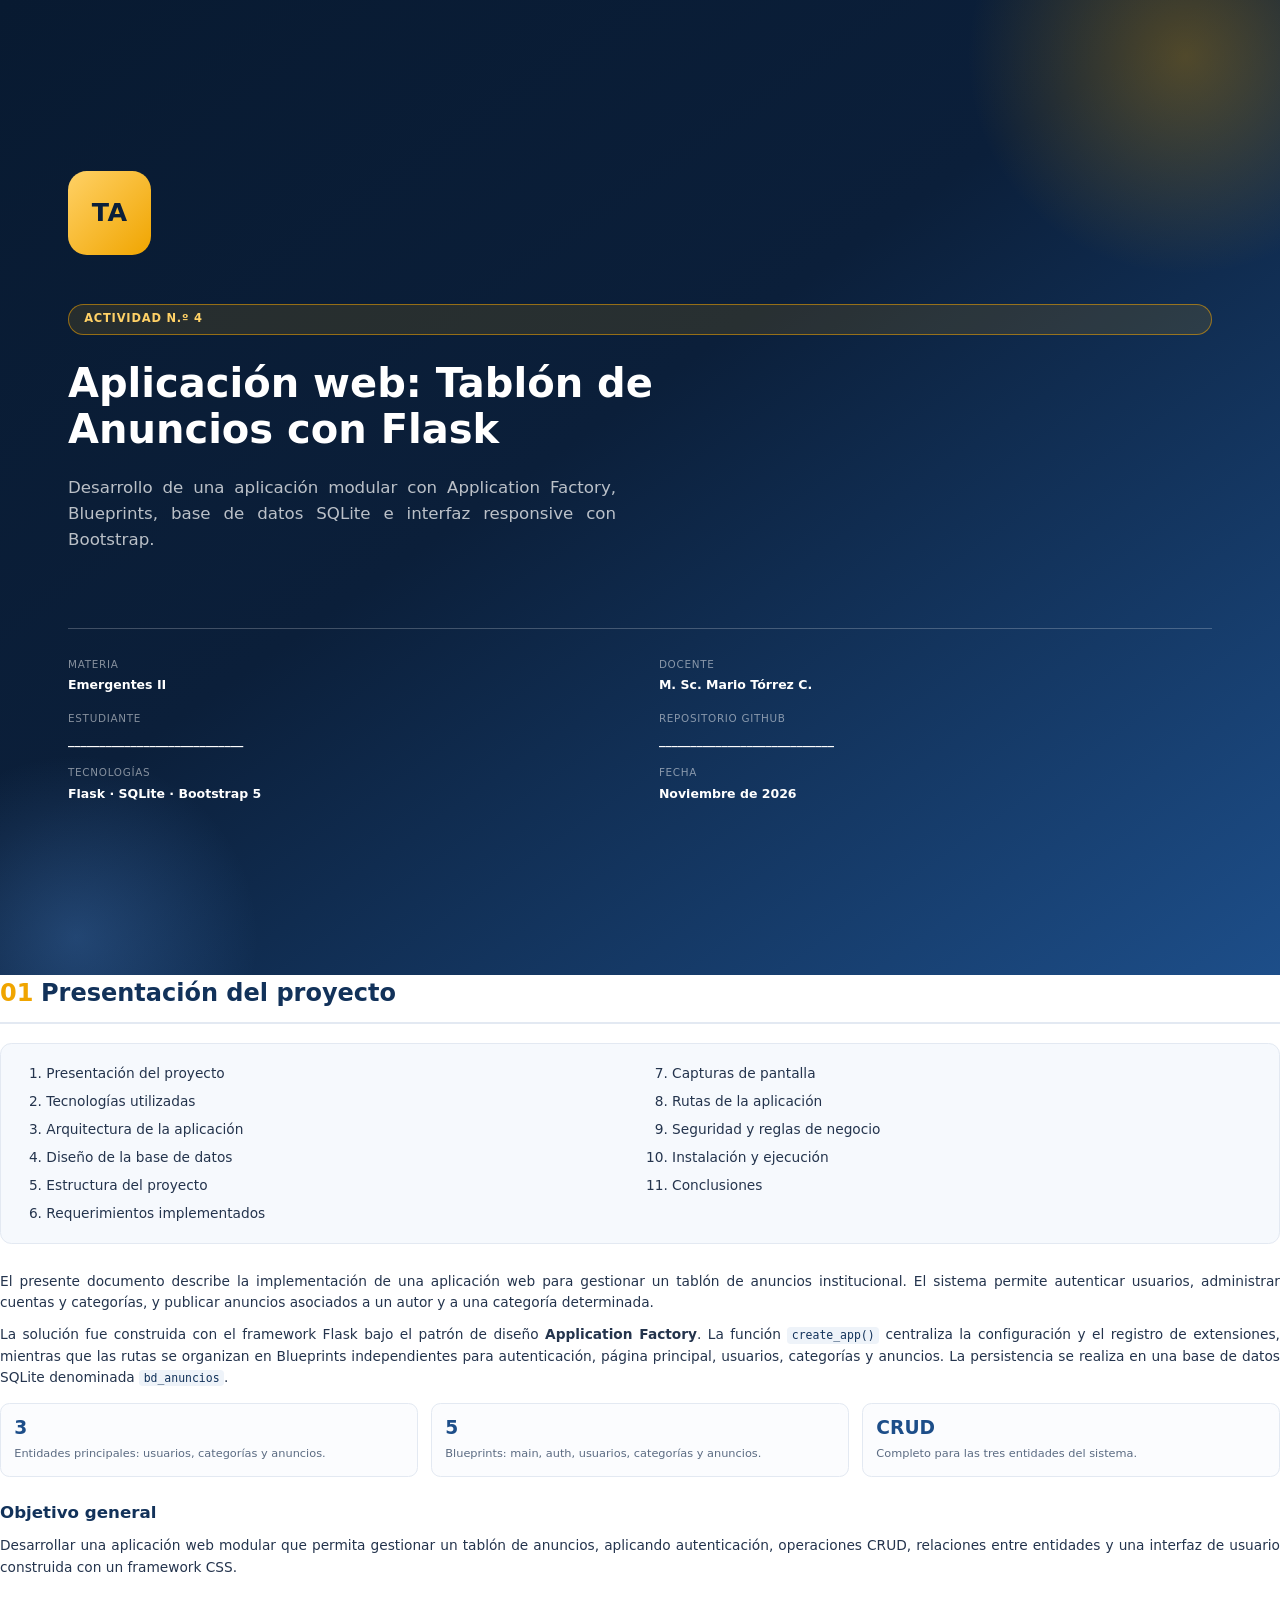
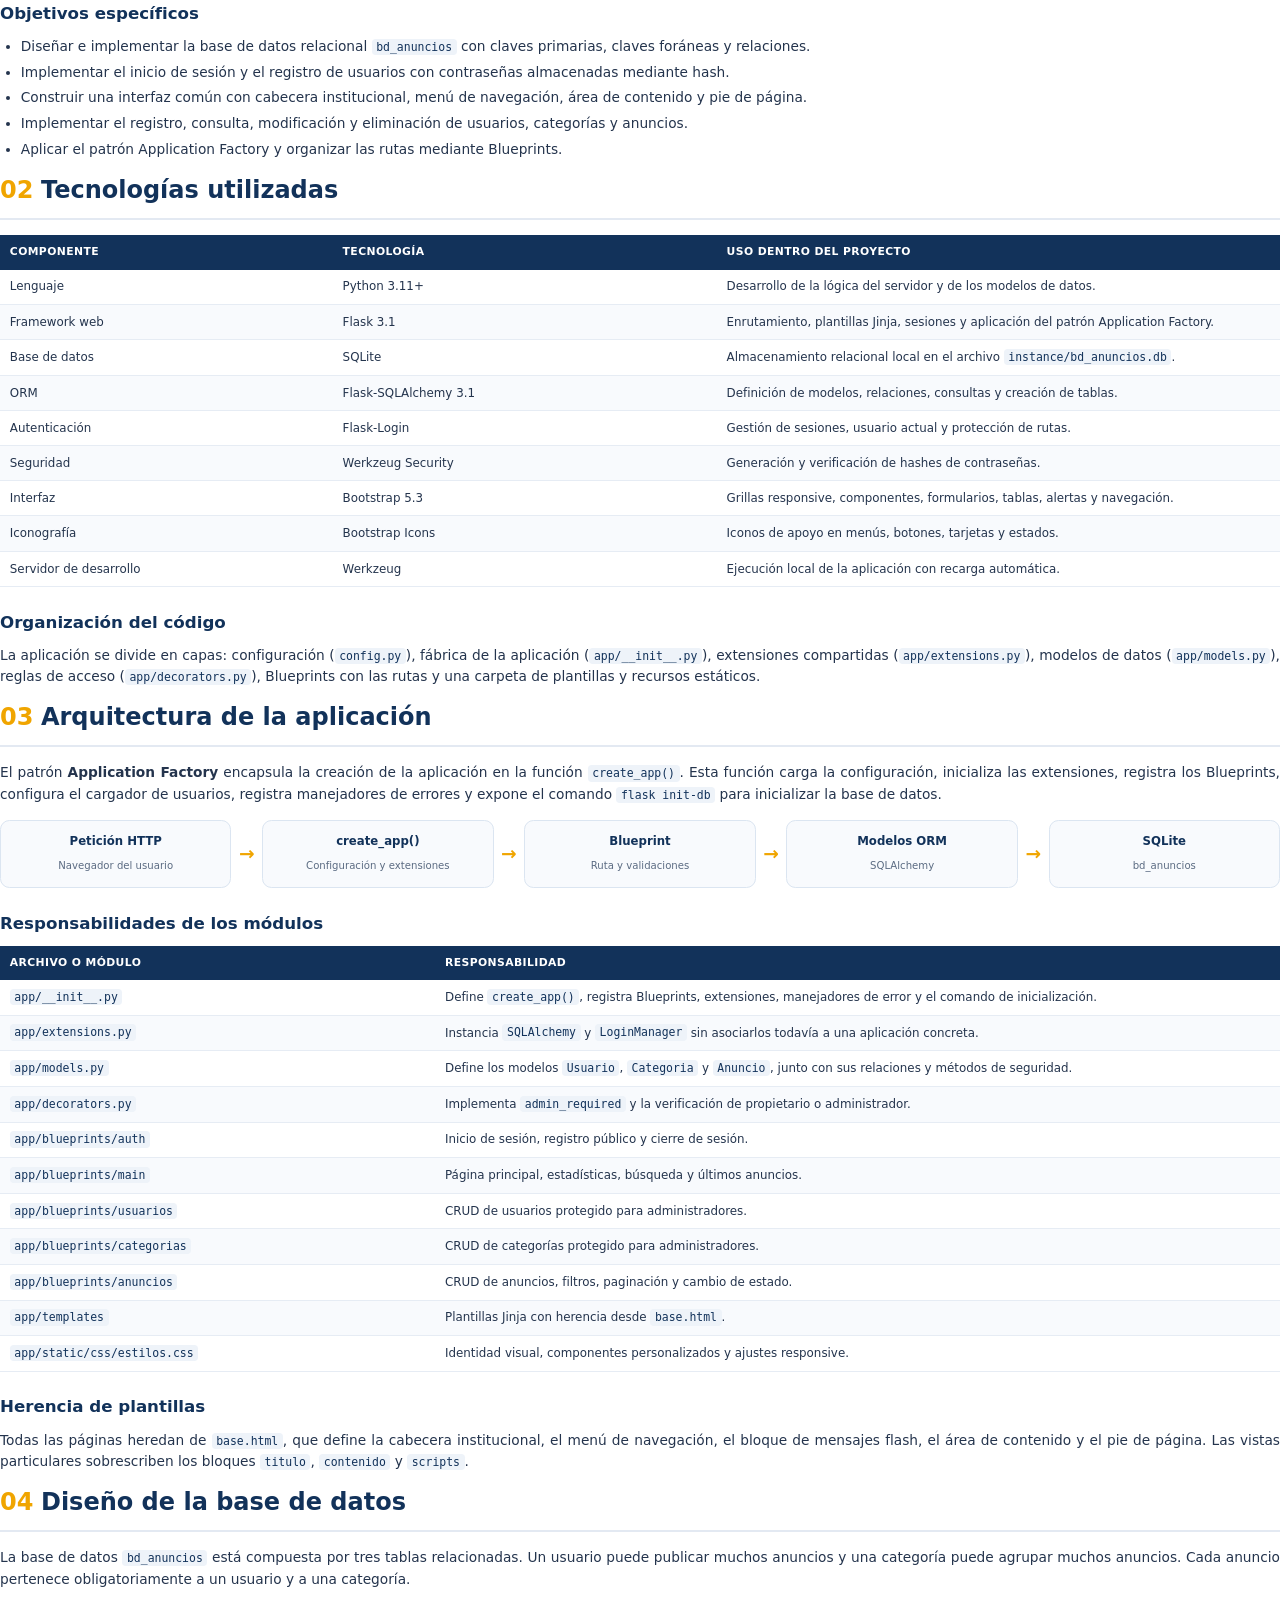
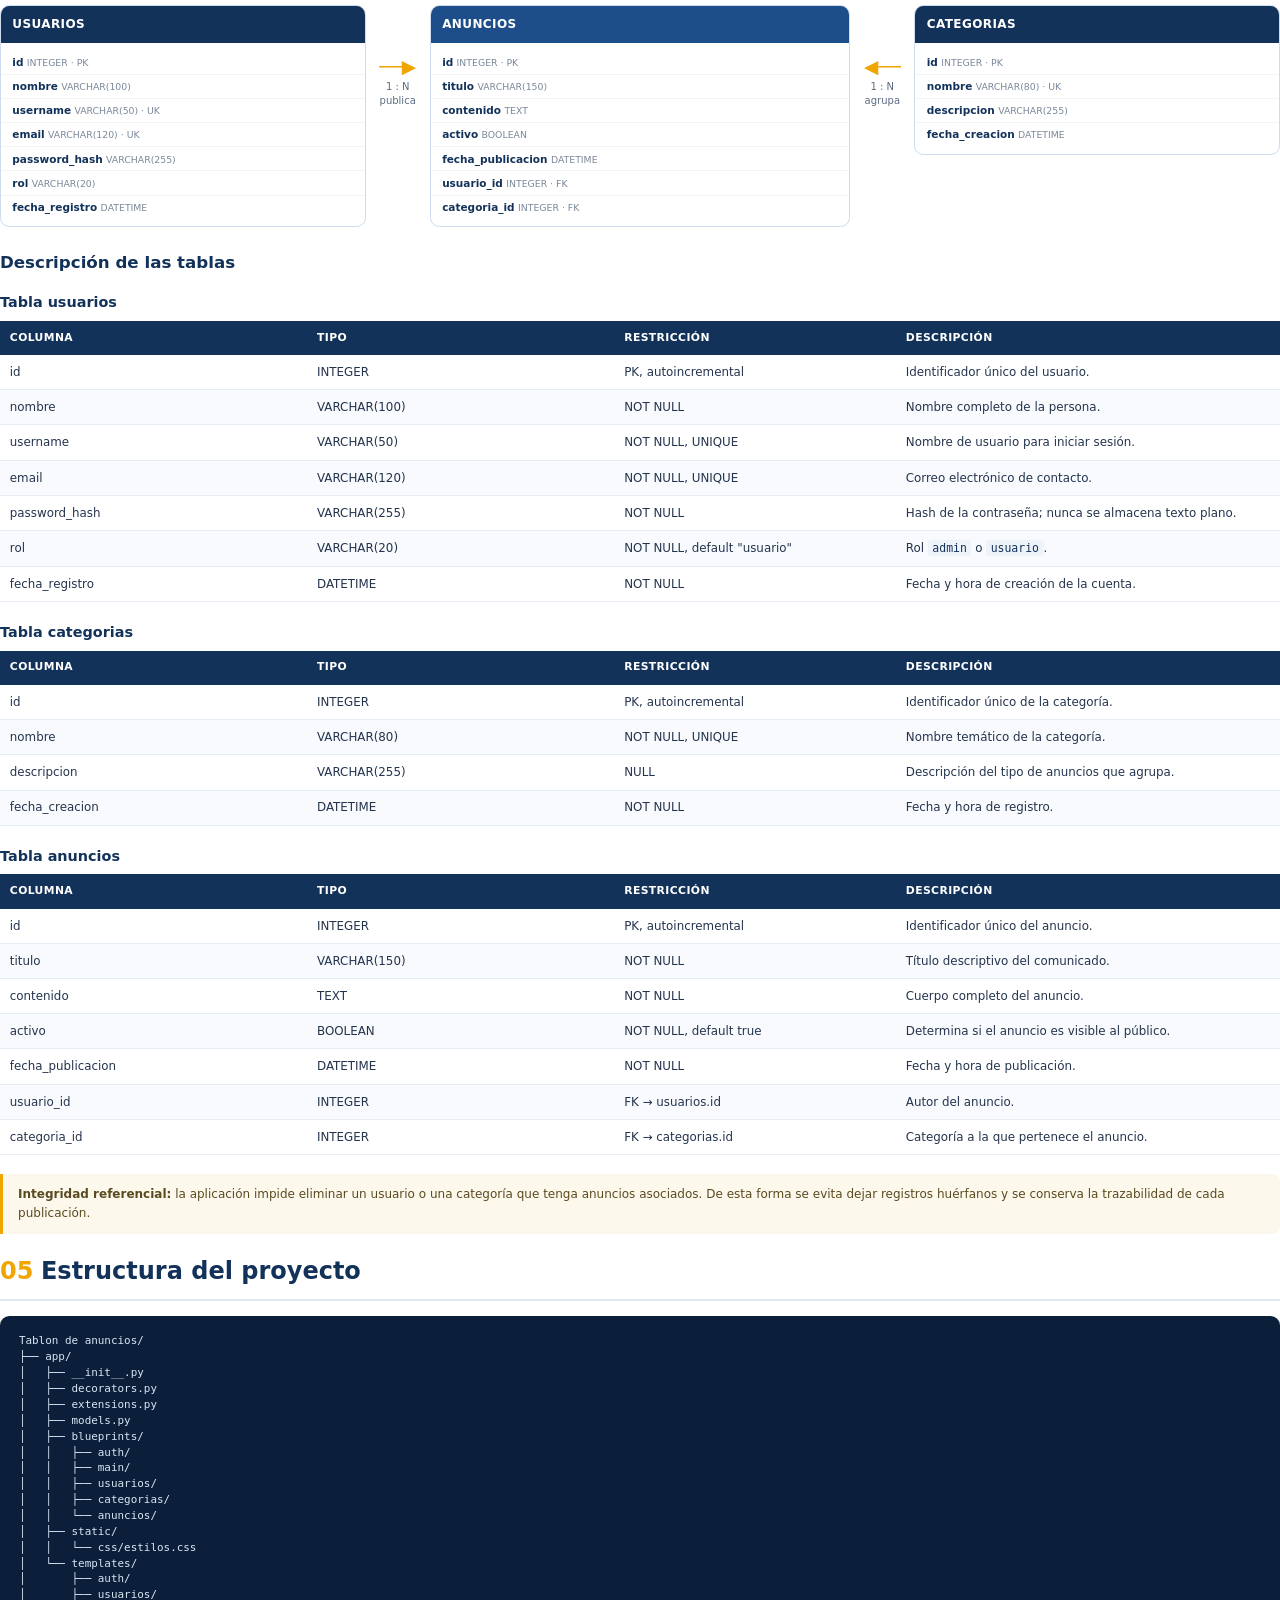
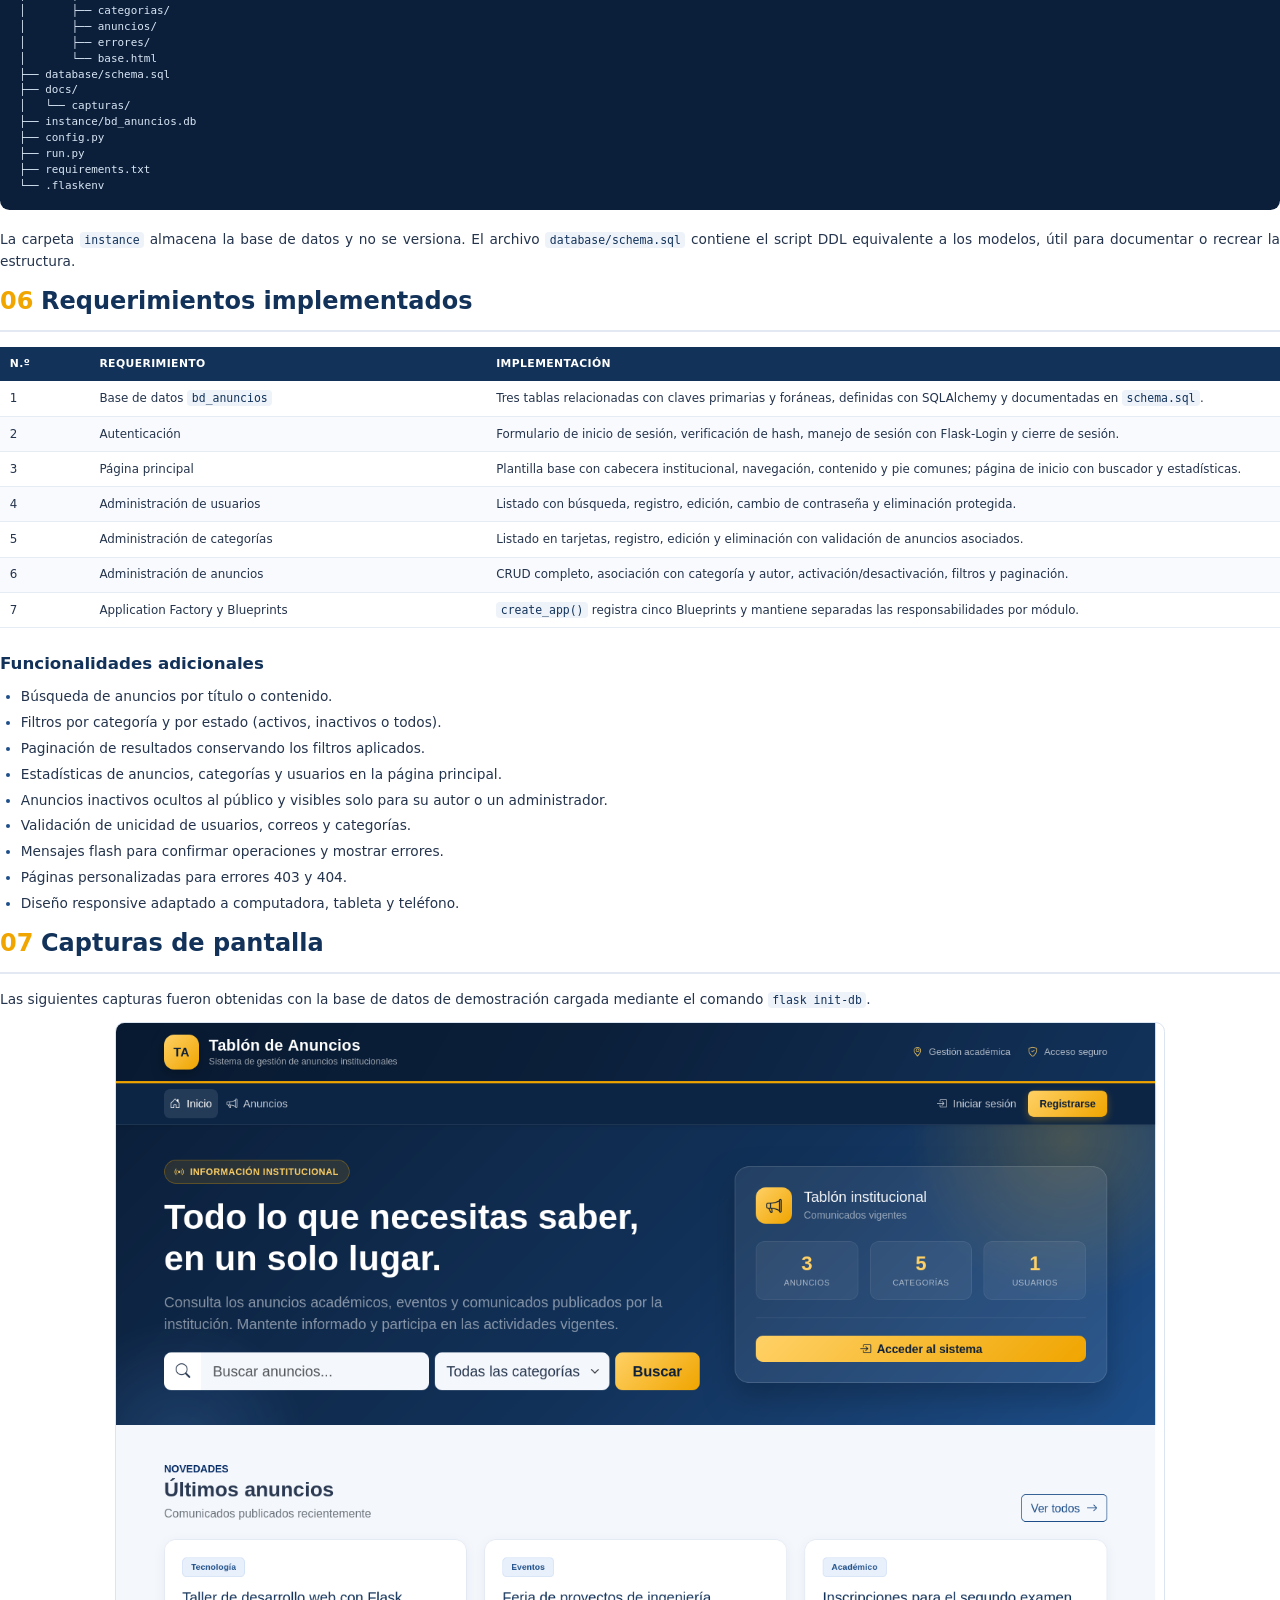
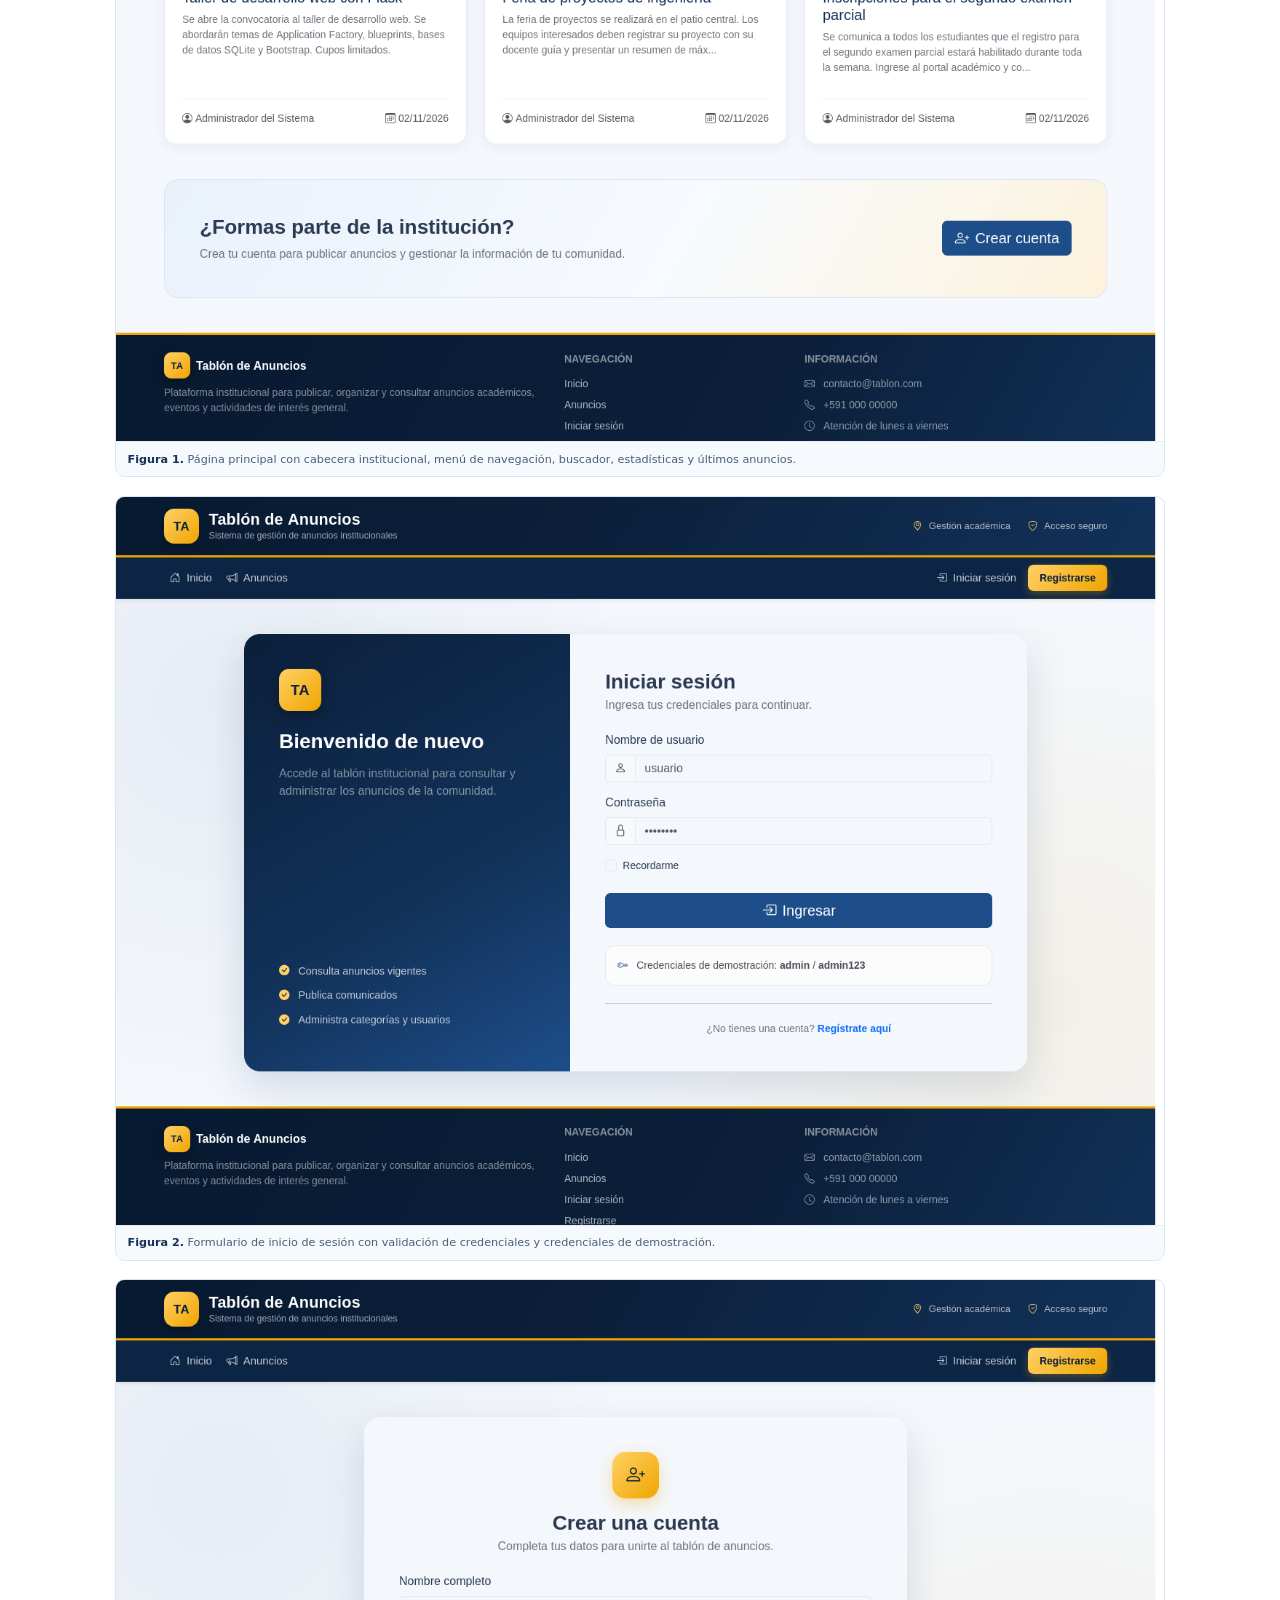
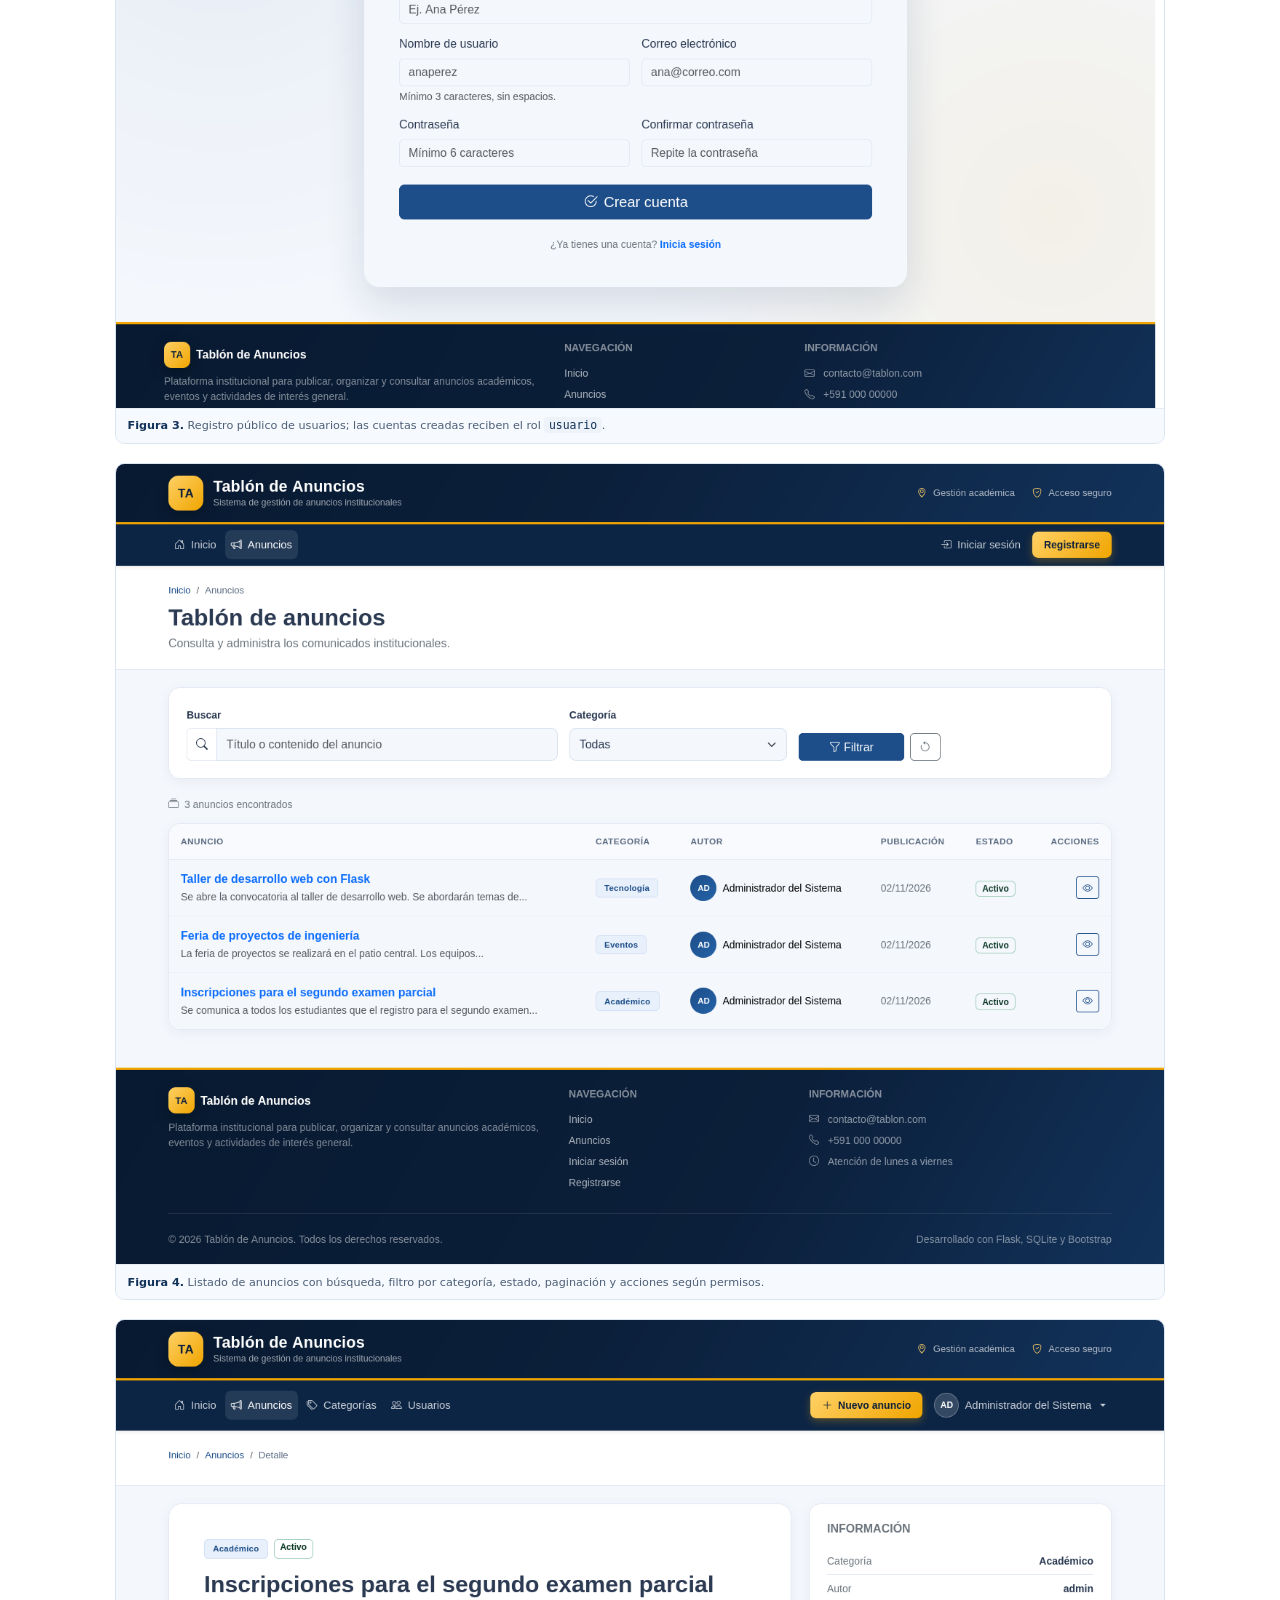
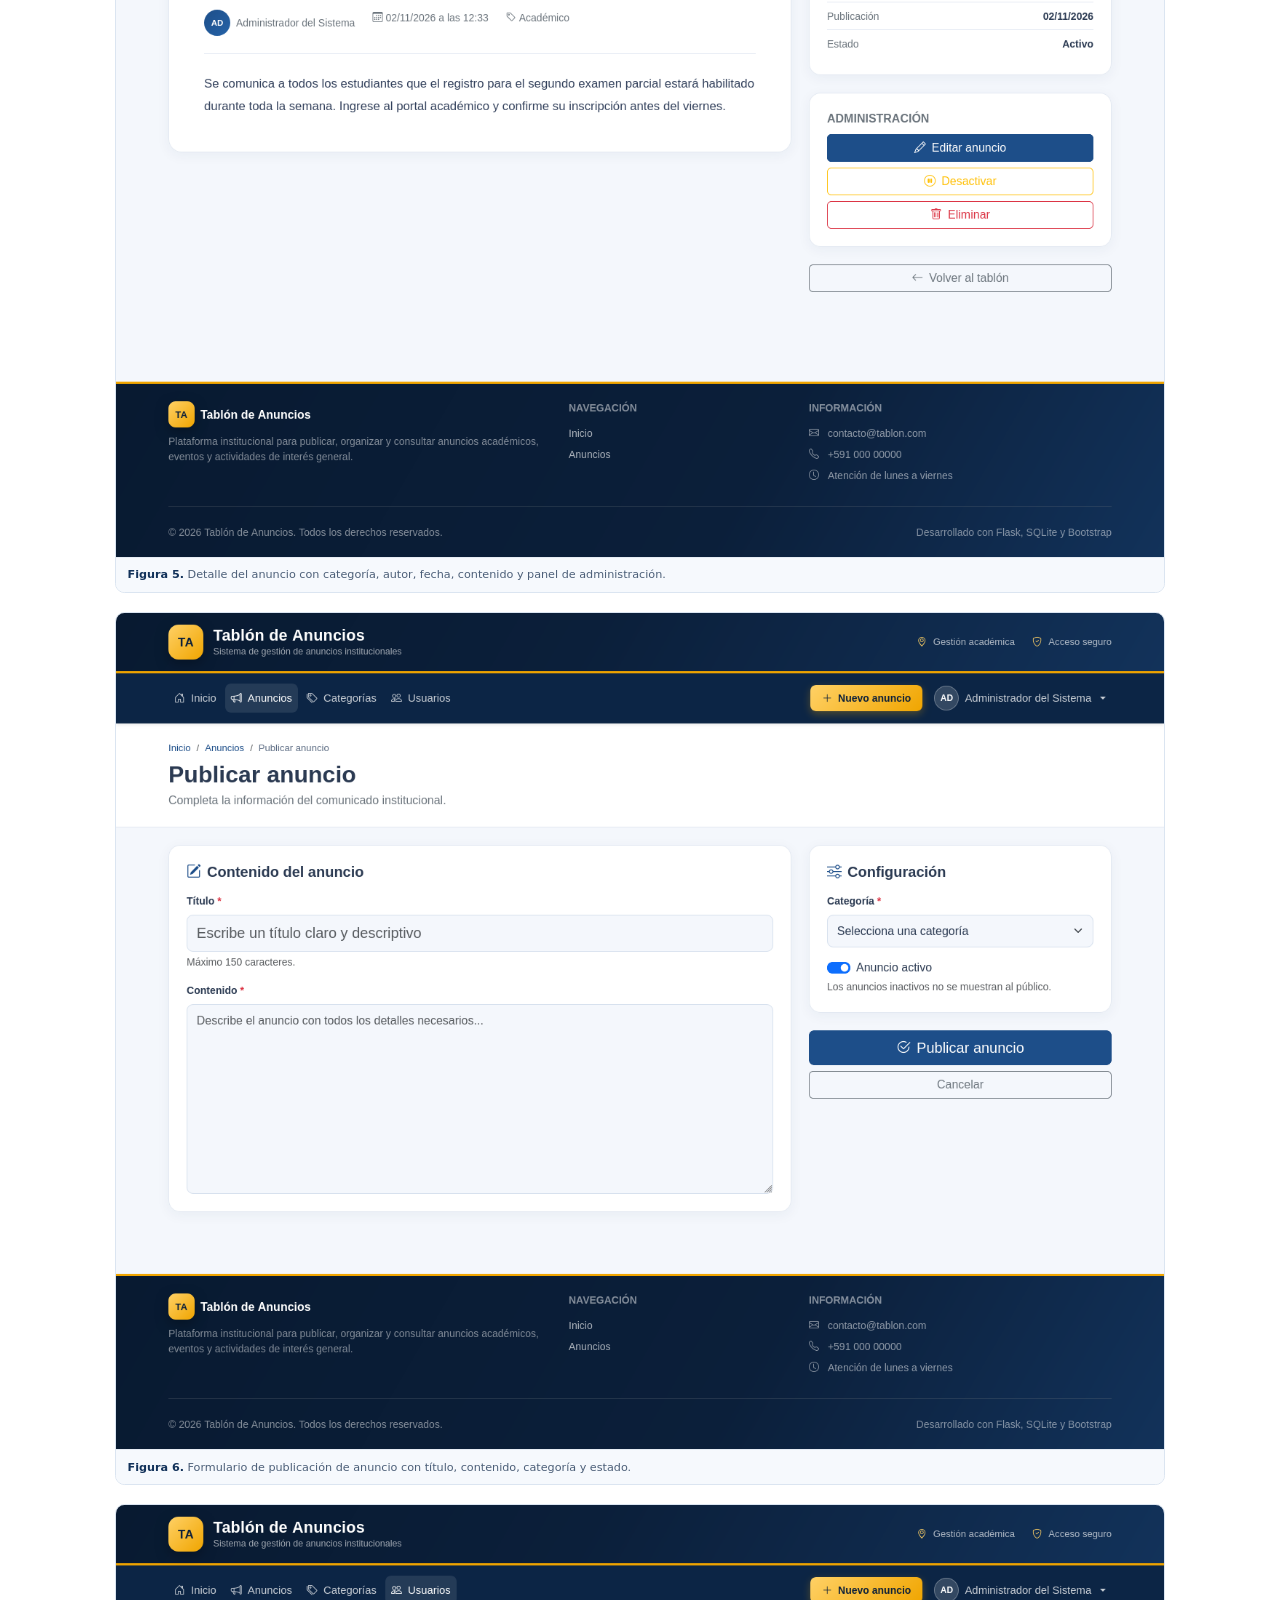
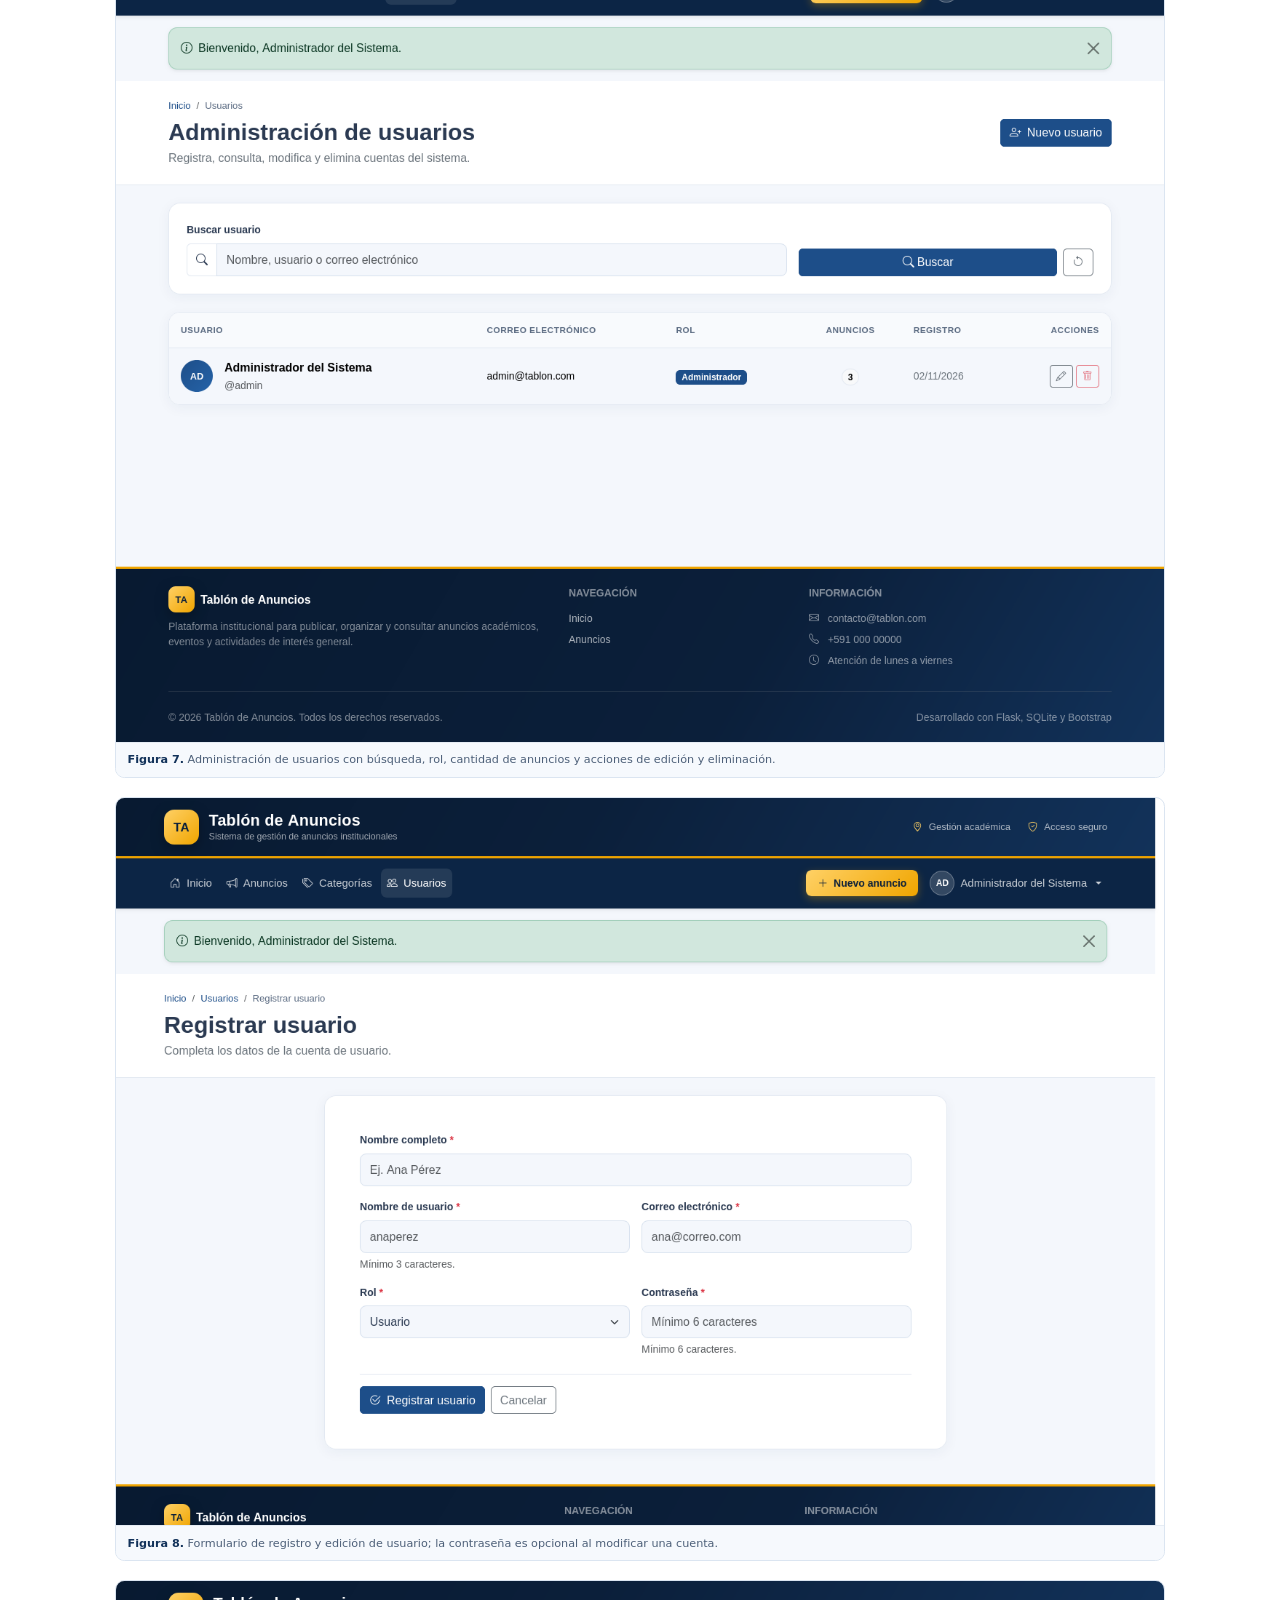
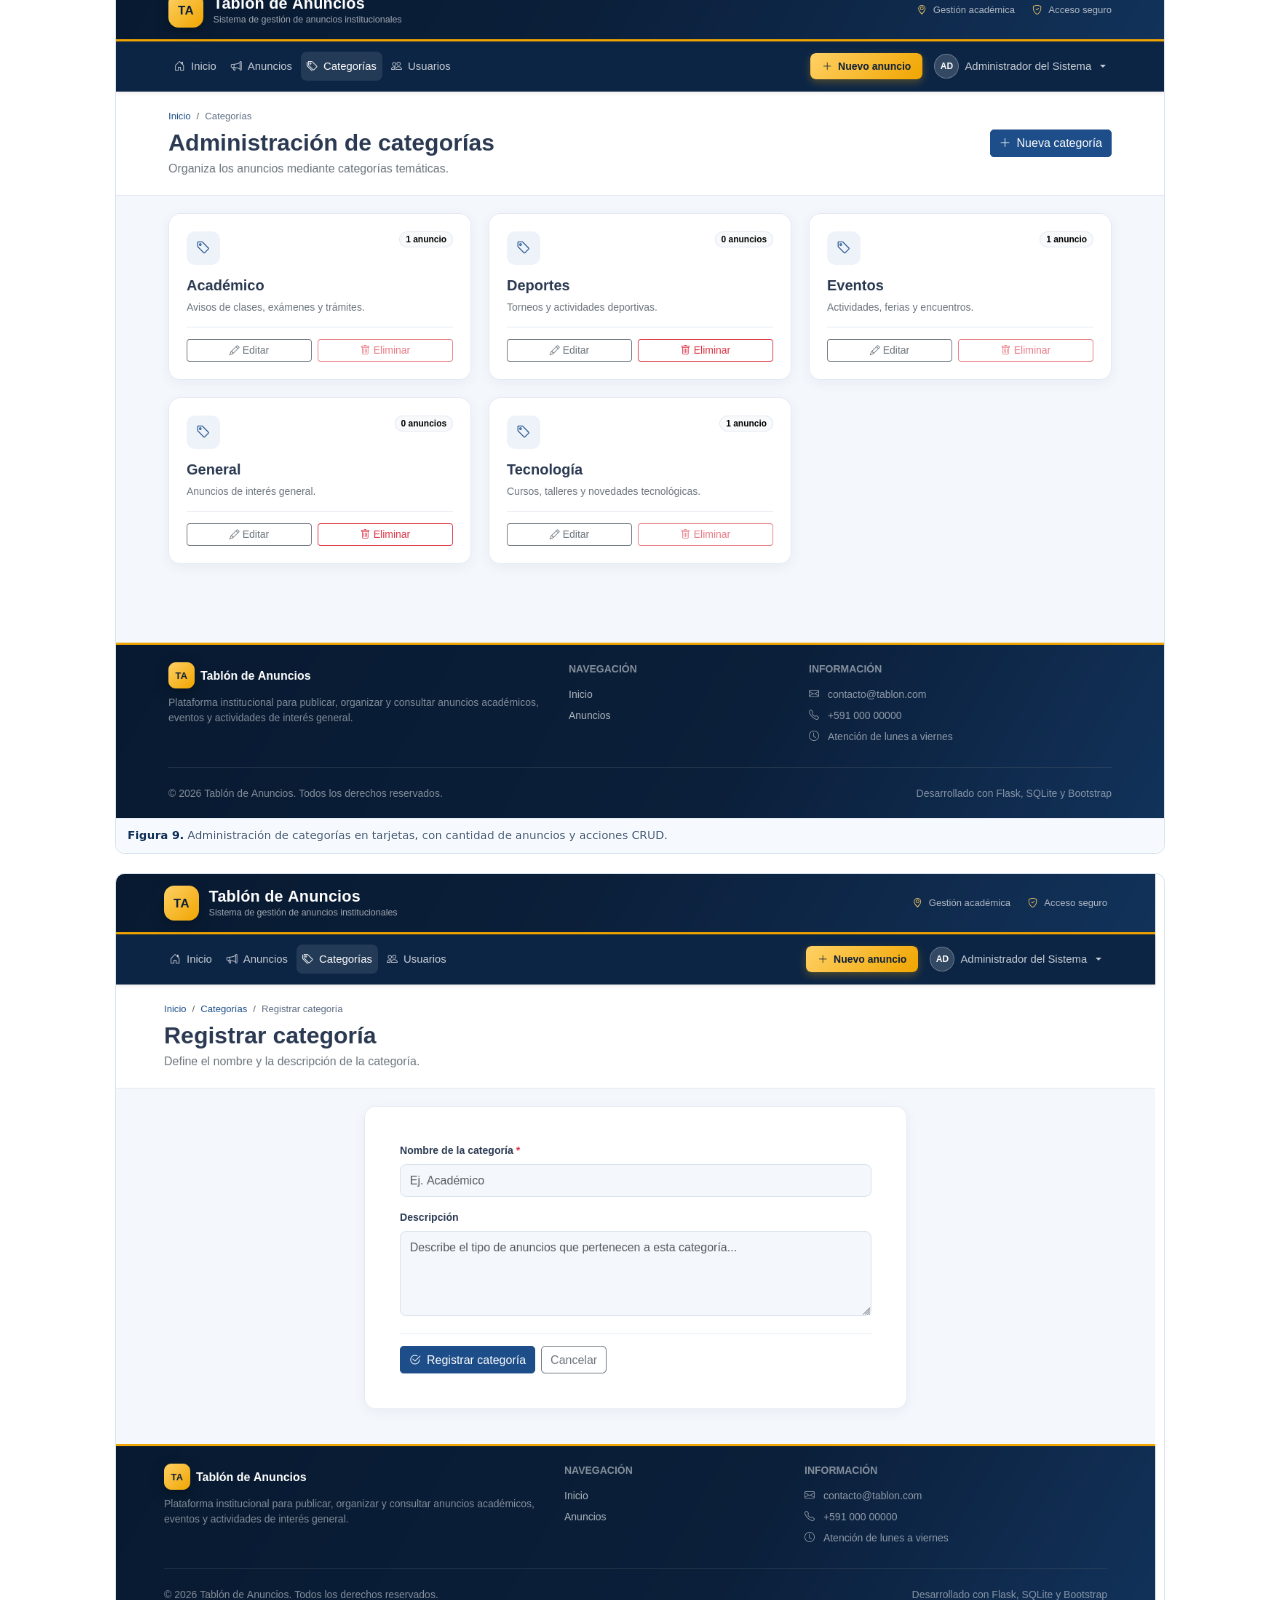
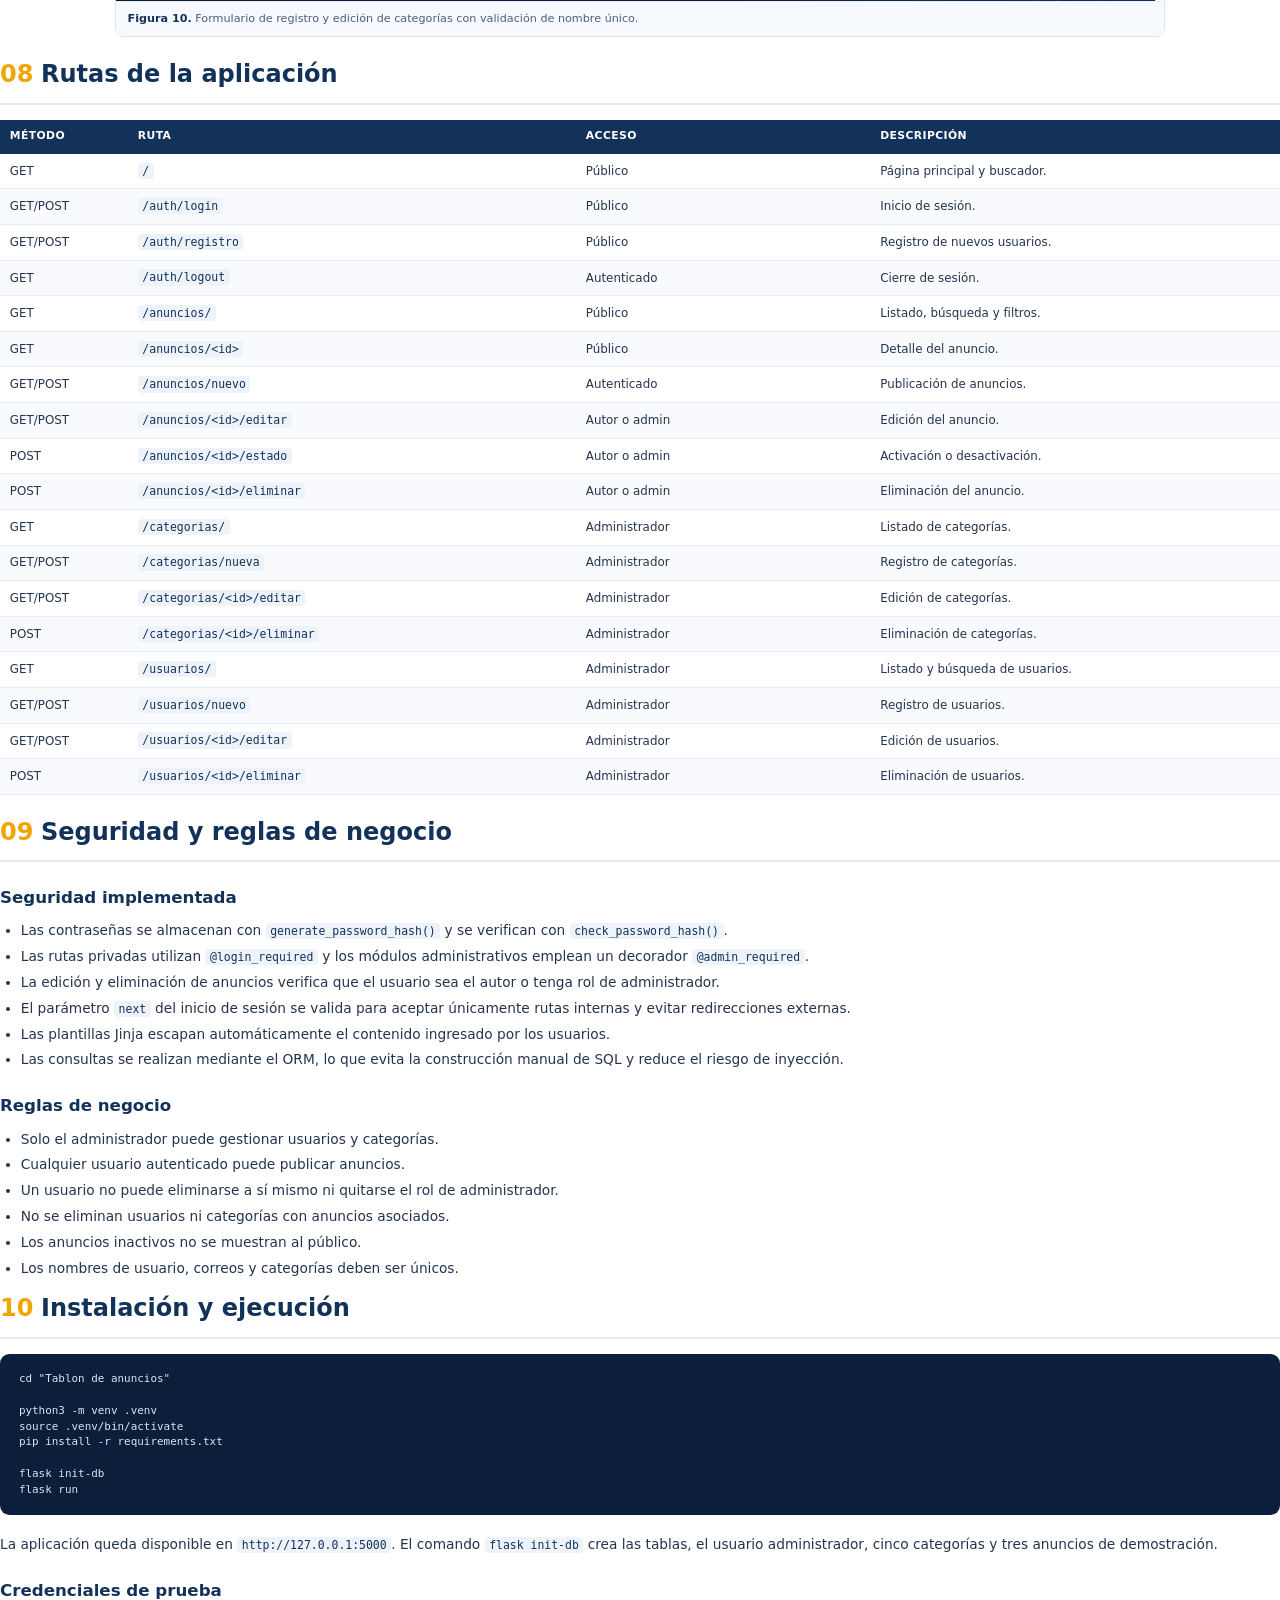
<file: docs/informe.html>
<!doctype html>
<html lang="es">
<head>
<meta charset="utf-8">
<title>Actividad N.º 4 - Tablón de Anuncios con Flask</title>
<style>
    @page {
        size: A4;
        margin: 17mm 16mm 16mm;
    }

    * {
        box-sizing: border-box;
    }

    html, body {
        margin: 0;
        padding: 0;
    }

    body {
        font-family: "Segoe UI", "DejaVu Sans", Arial, sans-serif;
        font-size: 10.3pt;
        line-height: 1.55;
        color: #24344d;
        background: #fff;
        print-color-adjust: exact;
        -webkit-print-color-adjust: exact;
    }

    .portada {
        height: 258mm;
        display: flex;
        flex-direction: column;
        justify-content: center;
        page-break-after: always;
        background: linear-gradient(145deg, #081a31 0%, #0b1f3a 45%, #1d4e89 100%);
        color: #fff;
        padding: 22mm 18mm;
        border-radius: 0;
        position: relative;
        overflow: hidden;
    }

    .portada::before {
        content: "";
        position: absolute;
        width: 120mm;
        height: 120mm;
        border-radius: 50%;
        top: -45mm;
        right: -35mm;
        background: radial-gradient(circle, rgba(240, 165, 0, 0.3), transparent 68%);
    }

    .portada::after {
        content: "";
        position: absolute;
        width: 100mm;
        height: 100mm;
        border-radius: 50%;
        bottom: -40mm;
        left: -30mm;
        background: radial-gradient(circle, rgba(96, 165, 250, 0.25), transparent 68%);
    }

    .portada > * {
        position: relative;
        z-index: 1;
    }

    .logo-portada {
        width: 22mm;
        height: 22mm;
        display: grid;
        place-items: center;
        border-radius: 5mm;
        background: linear-gradient(135deg, #ffd166, #f0a500);
        color: #0b1f3a;
        font-size: 19pt;
        font-weight: 800;
        letter-spacing: 0.5px;
        margin-bottom: 13mm;
    }

    .etiqueta {
        display: inline-block;
        padding: 1.5mm 4mm;
        border: 1px solid rgba(240, 165, 0, 0.55);
        background: rgba(240, 165, 0, 0.13);
        border-radius: 999px;
        color: #ffd166;
        font-size: 8.6pt;
        font-weight: 700;
        letter-spacing: 0.8px;
        text-transform: uppercase;
        margin-bottom: 7mm;
    }

    .portada h1 {
        font-size: 30pt;
        line-height: 1.14;
        margin: 0 0 6mm;
        max-width: 160mm;
        color: #fff;
    }

    .portada .subtitulo {
        font-size: 12.5pt;
        color: rgba(255, 255, 255, 0.72);
        max-width: 145mm;
        margin: 0 0 20mm;
    }

    .portada .datos {
        border-top: 1px solid rgba(255, 255, 255, 0.22);
        padding-top: 7mm;
        display: grid;
        grid-template-columns: 1fr 1fr;
        gap: 4mm 10mm;
        font-size: 9.4pt;
    }

    .portada .datos span {
        display: block;
        color: rgba(255, 255, 255, 0.5);
        font-size: 7.8pt;
        text-transform: uppercase;
        letter-spacing: 0.7px;
        margin-bottom: 1mm;
    }

    .portada .datos strong {
        color: #fff;
        font-weight: 600;
    }

    h1, h2, h3 {
        color: #12325a;
    }

    h1.seccion {
        font-size: 18pt;
        margin: 0 0 4mm;
        padding-bottom: 2.5mm;
        border-bottom: 2px solid #e3e9f2;
        page-break-after: avoid;
    }

    h1.seccion .numero {
        color: #f0a500;
        margin-right: 2mm;
    }

    h2 {
        font-size: 12.5pt;
        margin: 6mm 0 2.5mm;
        page-break-after: avoid;
    }

    h3 {
        font-size: 10.8pt;
        margin: 4mm 0 2mm;
        page-break-after: avoid;
    }

    p {
        margin: 0 0 3mm;
        text-align: justify;
    }

    ul, ol {
        margin: 0 0 3mm;
        padding-left: 5.5mm;
    }

    li {
        margin-bottom: 1.2mm;
    }

    .indice {
        background: #f6f9fd;
        border: 1px solid #e3e9f2;
        border-radius: 3mm;
        padding: 5mm 7mm;
        margin: 5mm 0 7mm;
    }

    .indice ol {
        columns: 2;
        column-gap: 12mm;
        margin: 0;
        padding-left: 5mm;
    }

    .indice li {
        margin-bottom: 1.8mm;
        break-inside: avoid;
    }

    .meta-grid {
        display: grid;
        grid-template-columns: repeat(3, 1fr);
        gap: 3.5mm;
        margin: 4mm 0 5mm;
    }

    .meta-card {
        border: 1px solid #e3e9f2;
        border-radius: 2.5mm;
        padding: 3.5mm;
        background: #fbfcfe;
    }

    .meta-card strong {
        display: block;
        color: #1d4e89;
        font-size: 14pt;
        line-height: 1.1;
        margin-bottom: 1mm;
    }

    .meta-card span {
        font-size: 8.5pt;
        color: #5b6b82;
    }

    table {
        width: 100%;
        border-collapse: collapse;
        margin: 2mm 0 5mm;
        font-size: 8.9pt;
    }

    th {
        background: #12325a;
        color: #fff;
        text-align: left;
        padding: 2.3mm 2.6mm;
        font-size: 8.1pt;
        text-transform: uppercase;
        letter-spacing: 0.4px;
    }

    td {
        border-bottom: 1px solid #e6ecf4;
        padding: 2.1mm 2.6mm;
        vertical-align: top;
    }

    tbody tr:nth-child(even) {
        background: #f8fafd;
    }

    tr {
        page-break-inside: avoid;
    }

    code {
        font-family: "DejaVu Sans Mono", Consolas, monospace;
        font-size: 8.6pt;
        background: #eef3f9;
        color: #12325a;
        padding: 0.3mm 1.2mm;
        border-radius: 1mm;
    }

    pre {
        background: #0b1f3a;
        color: #d8e6f5;
        border-radius: 2.5mm;
        padding: 4.5mm 5mm;
        font-family: "DejaVu Sans Mono", Consolas, monospace;
        font-size: 8.2pt;
        line-height: 1.45;
        overflow: hidden;
        margin: 2mm 0 5mm;
        page-break-inside: avoid;
    }

    .flujo {
        display: flex;
        align-items: stretch;
        gap: 2mm;
        margin: 4mm 0 5mm;
        page-break-inside: avoid;
    }

    .flujo .paso {
        flex: 1;
        border: 1px solid #dbe5f1;
        border-radius: 2.5mm;
        background: #f8fafd;
        padding: 3mm 2.2mm;
        text-align: center;
    }

    .flujo .paso strong {
        display: block;
        font-size: 8.8pt;
        color: #12325a;
        margin-bottom: 1mm;
    }

    .flujo .paso span {
        font-size: 7.6pt;
        color: #5b6b82;
    }

    .flujo .flecha {
        align-self: center;
        color: #f0a500;
        font-size: 14pt;
        font-weight: 700;
    }

    .er {
        display: grid;
        grid-template-columns: 1fr 17mm 1.15fr 17mm 1fr;
        align-items: start;
        gap: 0;
        margin: 4mm 0 6mm;
        page-break-inside: avoid;
    }

    .entidad {
        border: 1px solid #cddcee;
        border-radius: 2.5mm;
        overflow: hidden;
        background: #fff;
        page-break-inside: avoid;
    }

    .entidad .titulo {
        background: #12325a;
        color: #fff;
        padding: 2.4mm 3mm;
        font-size: 9pt;
        font-weight: 700;
        letter-spacing: 0.4px;
    }

    .entidad.central .titulo {
        background: #1d4e89;
    }

    .entidad ul {
        list-style: none;
        margin: 0;
        padding: 2mm 0;
    }

    .entidad li {
        margin: 0;
        padding: 0.9mm 3mm;
        font-size: 7.9pt;
        border-bottom: 1px solid #f0f4f9;
    }

    .entidad li:last-child {
        border-bottom: 0;
    }

    .entidad li b {
        color: #12325a;
    }

    .entidad li .tipo {
        color: #7a8799;
        font-size: 7pt;
    }

    .relacion {
        text-align: center;
        font-size: 7.5pt;
        color: #5b6b82;
        line-height: 1.35;
        padding-top: 14mm;
    }

    .relacion .linea {
        display: block;
        color: #f0a500;
        font-size: 14pt;
        line-height: 1;
        margin-bottom: 1mm;
    }

    .nota {
        border-left: 3px solid #f0a500;
        background: #fdf8ec;
        padding: 3mm 4mm;
        border-radius: 0 2mm 2mm 0;
        font-size: 9pt;
        color: #5a4a20;
        margin: 3mm 0 5mm;
    }

    .figura {
        width: 82%;
        margin: 0 auto 5mm;
        page-break-inside: avoid;
        border: 1px solid #dbe5f1;
        border-radius: 2.5mm;
        overflow: hidden;
        background: #fff;
    }

    .figura img {
        width: 100%;
        display: block;
    }

    .figura figcaption {
        padding: 2.2mm 3mm;
        background: #f6f9fd;
        border-top: 1px solid #e6ecf4;
        font-size: 8.4pt;
        color: #4c5f78;
    }

    .figura figcaption b {
        color: #12325a;
    }

    .dos-columnas {
        display: grid;
        grid-template-columns: 1fr 1fr;
        gap: 5mm;
    }

    .evitar-corte {
        page-break-inside: avoid;
    }

    .salto-pagina {
        page-break-before: always;
    }

    .pie-documento {
        margin-top: 8mm;
        padding-top: 4mm;
        border-top: 1px solid #e3e9f2;
        font-size: 8pt;
        color: #8390a3;
        text-align: center;
    }

    .checklist li::marker {
        color: #1d4e89;
    }
</style>
</head>
<body>

<section class="portada">
    <div class="logo-portada">TA</div>
    <span class="etiqueta">Actividad N.º 4</span>
    <h1>Aplicación web: Tablón de Anuncios con Flask</h1>
    <p class="subtitulo">Desarrollo de una aplicación modular con Application Factory, Blueprints, base de datos SQLite e interfaz responsive con Bootstrap.</p>
    <div class="datos">
        <div><span>Materia</span><strong>Emergentes II</strong></div>
        <div><span>Docente</span><strong>M. Sc. Mario Tórrez C.</strong></div>
        <div><span>Estudiante</span><strong>____________________________</strong></div>
        <div><span>Repositorio GitHub</span><strong>____________________________</strong></div>
        <div><span>Tecnologías</span><strong>Flask · SQLite · Bootstrap 5</strong></div>
        <div><span>Fecha</span><strong>Noviembre de 2026</strong></div>
    </div>
</section>

<h1 class="seccion"><span class="numero">01</span>Presentación del proyecto</h1>

<div class="indice">
    <ol>
        <li>Presentación del proyecto</li>
        <li>Tecnologías utilizadas</li>
        <li>Arquitectura de la aplicación</li>
        <li>Diseño de la base de datos</li>
        <li>Estructura del proyecto</li>
        <li>Requerimientos implementados</li>
        <li>Capturas de pantalla</li>
        <li>Rutas de la aplicación</li>
        <li>Seguridad y reglas de negocio</li>
        <li>Instalación y ejecución</li>
        <li>Conclusiones</li>
    </ol>
</div>

<p>El presente documento describe la implementación de una aplicación web para gestionar un tablón de anuncios institucional. El sistema permite autenticar usuarios, administrar cuentas y categorías, y publicar anuncios asociados a un autor y a una categoría determinada.</p>

<p>La solución fue construida con el framework Flask bajo el patrón de diseño <b>Application Factory</b>. La función <code>create_app()</code> centraliza la configuración y el registro de extensiones, mientras que las rutas se organizan en Blueprints independientes para autenticación, página principal, usuarios, categorías y anuncios. La persistencia se realiza en una base de datos SQLite denominada <code>bd_anuncios</code>.</p>

<div class="meta-grid">
    <div class="meta-card"><strong>3</strong><span>Entidades principales: usuarios, categorías y anuncios.</span></div>
    <div class="meta-card"><strong>5</strong><span>Blueprints: main, auth, usuarios, categorías y anuncios.</span></div>
    <div class="meta-card"><strong>CRUD</strong><span>Completo para las tres entidades del sistema.</span></div>
</div>

<h2>Objetivo general</h2>
<p>Desarrollar una aplicación web modular que permita gestionar un tablón de anuncios, aplicando autenticación, operaciones CRUD, relaciones entre entidades y una interfaz de usuario construida con un framework CSS.</p>

<h2>Objetivos específicos</h2>
<ul>
    <li>Diseñar e implementar la base de datos relacional <code>bd_anuncios</code> con claves primarias, claves foráneas y relaciones.</li>
    <li>Implementar el inicio de sesión y el registro de usuarios con contraseñas almacenadas mediante hash.</li>
    <li>Construir una interfaz común con cabecera institucional, menú de navegación, área de contenido y pie de página.</li>
    <li>Implementar el registro, consulta, modificación y eliminación de usuarios, categorías y anuncios.</li>
    <li>Aplicar el patrón Application Factory y organizar las rutas mediante Blueprints.</li>
</ul>

<h1 class="seccion salto-pagina"><span class="numero">02</span>Tecnologías utilizadas</h1>

<table>
    <thead>
        <tr><th style="width:26%">Componente</th><th style="width:30%">Tecnología</th><th>Uso dentro del proyecto</th></tr>
    </thead>
    <tbody>
        <tr><td>Lenguaje</td><td>Python 3.11+</td><td>Desarrollo de la lógica del servidor y de los modelos de datos.</td></tr>
        <tr><td>Framework web</td><td>Flask 3.1</td><td>Enrutamiento, plantillas Jinja, sesiones y aplicación del patrón Application Factory.</td></tr>
        <tr><td>Base de datos</td><td>SQLite</td><td>Almacenamiento relacional local en el archivo <code>instance/bd_anuncios.db</code>.</td></tr>
        <tr><td>ORM</td><td>Flask-SQLAlchemy 3.1</td><td>Definición de modelos, relaciones, consultas y creación de tablas.</td></tr>
        <tr><td>Autenticación</td><td>Flask-Login</td><td>Gestión de sesiones, usuario actual y protección de rutas.</td></tr>
        <tr><td>Seguridad</td><td>Werkzeug Security</td><td>Generación y verificación de hashes de contraseñas.</td></tr>
        <tr><td>Interfaz</td><td>Bootstrap 5.3</td><td>Grillas responsive, componentes, formularios, tablas, alertas y navegación.</td></tr>
        <tr><td>Iconografía</td><td>Bootstrap Icons</td><td>Iconos de apoyo en menús, botones, tarjetas y estados.</td></tr>
        <tr><td>Servidor de desarrollo</td><td>Werkzeug</td><td>Ejecución local de la aplicación con recarga automática.</td></tr>
    </tbody>
</table>

<h2>Organización del código</h2>
<p>La aplicación se divide en capas: configuración (<code>config.py</code>), fábrica de la aplicación (<code>app/__init__.py</code>), extensiones compartidas (<code>app/extensions.py</code>), modelos de datos (<code>app/models.py</code>), reglas de acceso (<code>app/decorators.py</code>), Blueprints con las rutas y una carpeta de plantillas y recursos estáticos.</p>

<h1 class="seccion"><span class="numero">03</span>Arquitectura de la aplicación</h1>

<p>El patrón <b>Application Factory</b> encapsula la creación de la aplicación en la función <code>create_app()</code>. Esta función carga la configuración, inicializa las extensiones, registra los Blueprints, configura el cargador de usuarios, registra manejadores de errores y expone el comando <code>flask init-db</code> para inicializar la base de datos.</p>

<div class="flujo">
    <div class="paso"><strong>Petición HTTP</strong><span>Navegador del usuario</span></div>
    <div class="flecha">→</div>
    <div class="paso"><strong>create_app()</strong><span>Configuración y extensiones</span></div>
    <div class="flecha">→</div>
    <div class="paso"><strong>Blueprint</strong><span>Ruta y validaciones</span></div>
    <div class="flecha">→</div>
    <div class="paso"><strong>Modelos ORM</strong><span>SQLAlchemy</span></div>
    <div class="flecha">→</div>
    <div class="paso"><strong>SQLite</strong><span>bd_anuncios</span></div>
</div>

<h2>Responsabilidades de los módulos</h2>
<table>
    <thead>
        <tr><th style="width:34%">Archivo o módulo</th><th>Responsabilidad</th></tr>
    </thead>
    <tbody>
        <tr><td><code>app/__init__.py</code></td><td>Define <code>create_app()</code>, registra Blueprints, extensiones, manejadores de error y el comando de inicialización.</td></tr>
        <tr><td><code>app/extensions.py</code></td><td>Instancia <code>SQLAlchemy</code> y <code>LoginManager</code> sin asociarlos todavía a una aplicación concreta.</td></tr>
        <tr><td><code>app/models.py</code></td><td>Define los modelos <code>Usuario</code>, <code>Categoria</code> y <code>Anuncio</code>, junto con sus relaciones y métodos de seguridad.</td></tr>
        <tr><td><code>app/decorators.py</code></td><td>Implementa <code>admin_required</code> y la verificación de propietario o administrador.</td></tr>
        <tr><td><code>app/blueprints/auth</code></td><td>Inicio de sesión, registro público y cierre de sesión.</td></tr>
        <tr><td><code>app/blueprints/main</code></td><td>Página principal, estadísticas, búsqueda y últimos anuncios.</td></tr>
        <tr><td><code>app/blueprints/usuarios</code></td><td>CRUD de usuarios protegido para administradores.</td></tr>
        <tr><td><code>app/blueprints/categorias</code></td><td>CRUD de categorías protegido para administradores.</td></tr>
        <tr><td><code>app/blueprints/anuncios</code></td><td>CRUD de anuncios, filtros, paginación y cambio de estado.</td></tr>
        <tr><td><code>app/templates</code></td><td>Plantillas Jinja con herencia desde <code>base.html</code>.</td></tr>
        <tr><td><code>app/static/css/estilos.css</code></td><td>Identidad visual, componentes personalizados y ajustes responsive.</td></tr>
    </tbody>
</table>

<h2>Herencia de plantillas</h2>
<p>Todas las páginas heredan de <code>base.html</code>, que define la cabecera institucional, el menú de navegación, el bloque de mensajes flash, el área de contenido y el pie de página. Las vistas particulares sobrescriben los bloques <code>titulo</code>, <code>contenido</code> y <code>scripts</code>.</p>

<h1 class="seccion salto-pagina"><span class="numero">04</span>Diseño de la base de datos</h1>

<p>La base de datos <code>bd_anuncios</code> está compuesta por tres tablas relacionadas. Un usuario puede publicar muchos anuncios y una categoría puede agrupar muchos anuncios. Cada anuncio pertenece obligatoriamente a un usuario y a una categoría.</p>

<div class="er">
    <div class="entidad">
        <div class="titulo">USUARIOS</div>
        <ul>
            <li><b>id</b> <span class="tipo">INTEGER · PK</span></li>
            <li><b>nombre</b> <span class="tipo">VARCHAR(100)</span></li>
            <li><b>username</b> <span class="tipo">VARCHAR(50) · UK</span></li>
            <li><b>email</b> <span class="tipo">VARCHAR(120) · UK</span></li>
            <li><b>password_hash</b> <span class="tipo">VARCHAR(255)</span></li>
            <li><b>rol</b> <span class="tipo">VARCHAR(20)</span></li>
            <li><b>fecha_registro</b> <span class="tipo">DATETIME</span></li>
        </ul>
    </div>
    <div class="relacion">
        <span class="linea">──▶</span>
        1 : N<br>publica
    </div>
    <div class="entidad central">
        <div class="titulo">ANUNCIOS</div>
        <ul>
            <li><b>id</b> <span class="tipo">INTEGER · PK</span></li>
            <li><b>titulo</b> <span class="tipo">VARCHAR(150)</span></li>
            <li><b>contenido</b> <span class="tipo">TEXT</span></li>
            <li><b>activo</b> <span class="tipo">BOOLEAN</span></li>
            <li><b>fecha_publicacion</b> <span class="tipo">DATETIME</span></li>
            <li><b>usuario_id</b> <span class="tipo">INTEGER · FK</span></li>
            <li><b>categoria_id</b> <span class="tipo">INTEGER · FK</span></li>
        </ul>
    </div>
    <div class="relacion">
        <span class="linea">◀──</span>
        1 : N<br>agrupa
    </div>
    <div class="entidad">
        <div class="titulo">CATEGORIAS</div>
        <ul>
            <li><b>id</b> <span class="tipo">INTEGER · PK</span></li>
            <li><b>nombre</b> <span class="tipo">VARCHAR(80) · UK</span></li>
            <li><b>descripcion</b> <span class="tipo">VARCHAR(255)</span></li>
            <li><b>fecha_creacion</b> <span class="tipo">DATETIME</span></li>
        </ul>
    </div>
</div>

<h2>Descripción de las tablas</h2>

<h3>Tabla usuarios</h3>
<table>
    <thead><tr><th style="width:24%">Columna</th><th style="width:24%">Tipo</th><th style="width:22%">Restricción</th><th>Descripción</th></tr></thead>
    <tbody>
        <tr><td>id</td><td>INTEGER</td><td>PK, autoincremental</td><td>Identificador único del usuario.</td></tr>
        <tr><td>nombre</td><td>VARCHAR(100)</td><td>NOT NULL</td><td>Nombre completo de la persona.</td></tr>
        <tr><td>username</td><td>VARCHAR(50)</td><td>NOT NULL, UNIQUE</td><td>Nombre de usuario para iniciar sesión.</td></tr>
        <tr><td>email</td><td>VARCHAR(120)</td><td>NOT NULL, UNIQUE</td><td>Correo electrónico de contacto.</td></tr>
        <tr><td>password_hash</td><td>VARCHAR(255)</td><td>NOT NULL</td><td>Hash de la contraseña; nunca se almacena texto plano.</td></tr>
        <tr><td>rol</td><td>VARCHAR(20)</td><td>NOT NULL, default "usuario"</td><td>Rol <code>admin</code> o <code>usuario</code>.</td></tr>
        <tr><td>fecha_registro</td><td>DATETIME</td><td>NOT NULL</td><td>Fecha y hora de creación de la cuenta.</td></tr>
    </tbody>
</table>

<h3>Tabla categorias</h3>
<table>
    <thead><tr><th style="width:24%">Columna</th><th style="width:24%">Tipo</th><th style="width:22%">Restricción</th><th>Descripción</th></tr></thead>
    <tbody>
        <tr><td>id</td><td>INTEGER</td><td>PK, autoincremental</td><td>Identificador único de la categoría.</td></tr>
        <tr><td>nombre</td><td>VARCHAR(80)</td><td>NOT NULL, UNIQUE</td><td>Nombre temático de la categoría.</td></tr>
        <tr><td>descripcion</td><td>VARCHAR(255)</td><td>NULL</td><td>Descripción del tipo de anuncios que agrupa.</td></tr>
        <tr><td>fecha_creacion</td><td>DATETIME</td><td>NOT NULL</td><td>Fecha y hora de registro.</td></tr>
    </tbody>
</table>

<h3>Tabla anuncios</h3>
<table>
    <thead><tr><th style="width:24%">Columna</th><th style="width:24%">Tipo</th><th style="width:22%">Restricción</th><th>Descripción</th></tr></thead>
    <tbody>
        <tr><td>id</td><td>INTEGER</td><td>PK, autoincremental</td><td>Identificador único del anuncio.</td></tr>
        <tr><td>titulo</td><td>VARCHAR(150)</td><td>NOT NULL</td><td>Título descriptivo del comunicado.</td></tr>
        <tr><td>contenido</td><td>TEXT</td><td>NOT NULL</td><td>Cuerpo completo del anuncio.</td></tr>
        <tr><td>activo</td><td>BOOLEAN</td><td>NOT NULL, default true</td><td>Determina si el anuncio es visible al público.</td></tr>
        <tr><td>fecha_publicacion</td><td>DATETIME</td><td>NOT NULL</td><td>Fecha y hora de publicación.</td></tr>
        <tr><td>usuario_id</td><td>INTEGER</td><td>FK → usuarios.id</td><td>Autor del anuncio.</td></tr>
        <tr><td>categoria_id</td><td>INTEGER</td><td>FK → categorias.id</td><td>Categoría a la que pertenece el anuncio.</td></tr>
    </tbody>
</table>

<div class="nota">
    <b>Integridad referencial:</b> la aplicación impide eliminar un usuario o una categoría que tenga anuncios asociados. De esta forma se evita dejar registros huérfanos y se conserva la trazabilidad de cada publicación.
</div>

<h1 class="seccion salto-pagina"><span class="numero">05</span>Estructura del proyecto</h1>

<pre>Tablon de anuncios/
├── app/
│   ├── __init__.py
│   ├── decorators.py
│   ├── extensions.py
│   ├── models.py
│   ├── blueprints/
│   │   ├── auth/
│   │   ├── main/
│   │   ├── usuarios/
│   │   ├── categorias/
│   │   └── anuncios/
│   ├── static/
│   │   └── css/estilos.css
│   └── templates/
│       ├── auth/
│       ├── usuarios/
│       ├── categorias/
│       ├── anuncios/
│       ├── errores/
│       └── base.html
├── database/schema.sql
├── docs/
│   └── capturas/
├── instance/bd_anuncios.db
├── config.py
├── run.py
├── requirements.txt
└── .flaskenv</pre>

<p>La carpeta <code>instance</code> almacena la base de datos y no se versiona. El archivo <code>database/schema.sql</code> contiene el script DDL equivalente a los modelos, útil para documentar o recrear la estructura.</p>

<h1 class="seccion"><span class="numero">06</span>Requerimientos implementados</h1>

<table>
    <thead>
        <tr><th style="width:7%">N.º</th><th style="width:31%">Requerimiento</th><th>Implementación</th></tr>
    </thead>
    <tbody>
        <tr><td>1</td><td>Base de datos <code>bd_anuncios</code></td><td>Tres tablas relacionadas con claves primarias y foráneas, definidas con SQLAlchemy y documentadas en <code>schema.sql</code>.</td></tr>
        <tr><td>2</td><td>Autenticación</td><td>Formulario de inicio de sesión, verificación de hash, manejo de sesión con Flask-Login y cierre de sesión.</td></tr>
        <tr><td>3</td><td>Página principal</td><td>Plantilla base con cabecera institucional, navegación, contenido y pie comunes; página de inicio con buscador y estadísticas.</td></tr>
        <tr><td>4</td><td>Administración de usuarios</td><td>Listado con búsqueda, registro, edición, cambio de contraseña y eliminación protegida.</td></tr>
        <tr><td>5</td><td>Administración de categorías</td><td>Listado en tarjetas, registro, edición y eliminación con validación de anuncios asociados.</td></tr>
        <tr><td>6</td><td>Administración de anuncios</td><td>CRUD completo, asociación con categoría y autor, activación/desactivación, filtros y paginación.</td></tr>
        <tr><td>7</td><td>Application Factory y Blueprints</td><td><code>create_app()</code> registra cinco Blueprints y mantiene separadas las responsabilidades por módulo.</td></tr>
    </tbody>
</table>

<h2>Funcionalidades adicionales</h2>
<ul class="checklist">
    <li>Búsqueda de anuncios por título o contenido.</li>
    <li>Filtros por categoría y por estado (activos, inactivos o todos).</li>
    <li>Paginación de resultados conservando los filtros aplicados.</li>
    <li>Estadísticas de anuncios, categorías y usuarios en la página principal.</li>
    <li>Anuncios inactivos ocultos al público y visibles solo para su autor o un administrador.</li>
    <li>Validación de unicidad de usuarios, correos y categorías.</li>
    <li>Mensajes flash para confirmar operaciones y mostrar errores.</li>
    <li>Páginas personalizadas para errores 403 y 404.</li>
    <li>Diseño responsive adaptado a computadora, tableta y teléfono.</li>
</ul>

<h1 class="seccion salto-pagina"><span class="numero">07</span>Capturas de pantalla</h1>

<p>Las siguientes capturas fueron obtenidas con la base de datos de demostración cargada mediante el comando <code>flask init-db</code>.</p>

<figure class="figura">
    <img src="capturas/01_inicio.png" alt="Página principal">
    <figcaption><b>Figura 1.</b> Página principal con cabecera institucional, menú de navegación, buscador, estadísticas y últimos anuncios.</figcaption>
</figure>

<figure class="figura">
    <img src="capturas/02_inicio_sesion.png" alt="Inicio de sesión">
    <figcaption><b>Figura 2.</b> Formulario de inicio de sesión con validación de credenciales y credenciales de demostración.</figcaption>
</figure>

<figure class="figura">
    <img src="capturas/08_registro.png" alt="Registro de usuario">
    <figcaption><b>Figura 3.</b> Registro público de usuarios; las cuentas creadas reciben el rol <code>usuario</code>.</figcaption>
</figure>

<figure class="figura">
    <img src="capturas/03_listado_anuncios.png" alt="Listado de anuncios">
    <figcaption><b>Figura 4.</b> Listado de anuncios con búsqueda, filtro por categoría, estado, paginación y acciones según permisos.</figcaption>
</figure>

<figure class="figura">
    <img src="capturas/07_detalle_anuncio.png" alt="Detalle del anuncio">
    <figcaption><b>Figura 5.</b> Detalle del anuncio con categoría, autor, fecha, contenido y panel de administración.</figcaption>
</figure>

<figure class="figura">
    <img src="capturas/06_nuevo_anuncio.png" alt="Publicación de anuncio">
    <figcaption><b>Figura 6.</b> Formulario de publicación de anuncio con título, contenido, categoría y estado.</figcaption>
</figure>

<figure class="figura">
    <img src="capturas/04_usuarios.png" alt="Administración de usuarios">
    <figcaption><b>Figura 7.</b> Administración de usuarios con búsqueda, rol, cantidad de anuncios y acciones de edición y eliminación.</figcaption>
</figure>

<figure class="figura">
    <img src="capturas/09_formulario_usuario.png" alt="Formulario de usuario">
    <figcaption><b>Figura 8.</b> Formulario de registro y edición de usuario; la contraseña es opcional al modificar una cuenta.</figcaption>
</figure>

<figure class="figura">
    <img src="capturas/05_categorias.png" alt="Administración de categorías">
    <figcaption><b>Figura 9.</b> Administración de categorías en tarjetas, con cantidad de anuncios y acciones CRUD.</figcaption>
</figure>

<figure class="figura">
    <img src="capturas/10_formulario_categoria.png" alt="Formulario de categoría">
    <figcaption><b>Figura 10.</b> Formulario de registro y edición de categorías con validación de nombre único.</figcaption>
</figure>

<h1 class="seccion salto-pagina"><span class="numero">08</span>Rutas de la aplicación</h1>

<table>
    <thead>
        <tr><th style="width:10%">Método</th><th style="width:35%">Ruta</th><th style="width:23%">Acceso</th><th>Descripción</th></tr>
    </thead>
    <tbody>
        <tr><td>GET</td><td><code>/</code></td><td>Público</td><td>Página principal y buscador.</td></tr>
        <tr><td>GET/POST</td><td><code>/auth/login</code></td><td>Público</td><td>Inicio de sesión.</td></tr>
        <tr><td>GET/POST</td><td><code>/auth/registro</code></td><td>Público</td><td>Registro de nuevos usuarios.</td></tr>
        <tr><td>GET</td><td><code>/auth/logout</code></td><td>Autenticado</td><td>Cierre de sesión.</td></tr>
        <tr><td>GET</td><td><code>/anuncios/</code></td><td>Público</td><td>Listado, búsqueda y filtros.</td></tr>
        <tr><td>GET</td><td><code>/anuncios/&lt;id&gt;</code></td><td>Público</td><td>Detalle del anuncio.</td></tr>
        <tr><td>GET/POST</td><td><code>/anuncios/nuevo</code></td><td>Autenticado</td><td>Publicación de anuncios.</td></tr>
        <tr><td>GET/POST</td><td><code>/anuncios/&lt;id&gt;/editar</code></td><td>Autor o admin</td><td>Edición del anuncio.</td></tr>
        <tr><td>POST</td><td><code>/anuncios/&lt;id&gt;/estado</code></td><td>Autor o admin</td><td>Activación o desactivación.</td></tr>
        <tr><td>POST</td><td><code>/anuncios/&lt;id&gt;/eliminar</code></td><td>Autor o admin</td><td>Eliminación del anuncio.</td></tr>
        <tr><td>GET</td><td><code>/categorias/</code></td><td>Administrador</td><td>Listado de categorías.</td></tr>
        <tr><td>GET/POST</td><td><code>/categorias/nueva</code></td><td>Administrador</td><td>Registro de categorías.</td></tr>
        <tr><td>GET/POST</td><td><code>/categorias/&lt;id&gt;/editar</code></td><td>Administrador</td><td>Edición de categorías.</td></tr>
        <tr><td>POST</td><td><code>/categorias/&lt;id&gt;/eliminar</code></td><td>Administrador</td><td>Eliminación de categorías.</td></tr>
        <tr><td>GET</td><td><code>/usuarios/</code></td><td>Administrador</td><td>Listado y búsqueda de usuarios.</td></tr>
        <tr><td>GET/POST</td><td><code>/usuarios/nuevo</code></td><td>Administrador</td><td>Registro de usuarios.</td></tr>
        <tr><td>GET/POST</td><td><code>/usuarios/&lt;id&gt;/editar</code></td><td>Administrador</td><td>Edición de usuarios.</td></tr>
        <tr><td>POST</td><td><code>/usuarios/&lt;id&gt;/eliminar</code></td><td>Administrador</td><td>Eliminación de usuarios.</td></tr>
    </tbody>
</table>

<h1 class="seccion"><span class="numero">09</span>Seguridad y reglas de negocio</h1>

<h2>Seguridad implementada</h2>
<ul>
    <li>Las contraseñas se almacenan con <code>generate_password_hash()</code> y se verifican con <code>check_password_hash()</code>.</li>
    <li>Las rutas privadas utilizan <code>@login_required</code> y los módulos administrativos emplean un decorador <code>@admin_required</code>.</li>
    <li>La edición y eliminación de anuncios verifica que el usuario sea el autor o tenga rol de administrador.</li>
    <li>El parámetro <code>next</code> del inicio de sesión se valida para aceptar únicamente rutas internas y evitar redirecciones externas.</li>
    <li>Las plantillas Jinja escapan automáticamente el contenido ingresado por los usuarios.</li>
    <li>Las consultas se realizan mediante el ORM, lo que evita la construcción manual de SQL y reduce el riesgo de inyección.</li>
</ul>

<h2>Reglas de negocio</h2>
<ul>
    <li>Solo el administrador puede gestionar usuarios y categorías.</li>
    <li>Cualquier usuario autenticado puede publicar anuncios.</li>
    <li>Un usuario no puede eliminarse a sí mismo ni quitarse el rol de administrador.</li>
    <li>No se eliminan usuarios ni categorías con anuncios asociados.</li>
    <li>Los anuncios inactivos no se muestran al público.</li>
    <li>Los nombres de usuario, correos y categorías deben ser únicos.</li>
</ul>

<h1 class="seccion"><span class="numero">10</span>Instalación y ejecución</h1>

<pre>cd "Tablon de anuncios"

python3 -m venv .venv
source .venv/bin/activate
pip install -r requirements.txt

flask init-db
flask run</pre>

<p>La aplicación queda disponible en <code>http://127.0.0.1:5000</code>. El comando <code>flask init-db</code> crea las tablas, el usuario administrador, cinco categorías y tres anuncios de demostración.</p>

<h2>Credenciales de prueba</h2>
<table>
    <thead><tr><th>Rol</th><th>Usuario</th><th>Contraseña</th></tr></thead>
    <tbody>
        <tr><td>Administrador</td><td><code>admin</code></td><td><code>admin123</code></td></tr>
        <tr><td>Usuario</td><td>Registro público</td><td>Definida por el usuario</td></tr>
    </tbody>
</table>

<div class="evitar-corte">
<h1 class="seccion"><span class="numero">11</span>Conclusiones</h1>

<p>La aplicación cumple con los requerimientos de la actividad: implementa una base de datos relacional SQLite con tres entidades y sus relaciones, autenticación de usuarios, una interfaz común basada en Bootstrap y operaciones CRUD completas para usuarios, categorías y anuncios.</p>

<p>El uso del patrón Application Factory permitió separar la configuración de la creación de la aplicación, facilitando las pruebas y la incorporación de nuevas extensiones. La organización mediante Blueprints mantuvo las rutas agrupadas por dominio y redujo el acoplamiento entre módulos. Asimismo, la herencia de plantillas y la hoja de estilos personalizada proporcionaron una experiencia visual coherente y adaptable a distintos tamaños de pantalla.</p>

<p>Como trabajo futuro se pueden incorporar pruebas automatizadas con pytest, protección CSRF en los formularios, carga de imágenes para los anuncios, notificaciones por correo y un panel de reportes con estadísticas de publicación.</p>
</div>

<div class="pie-documento">
    Actividad N.º 4 · Tablón de Anuncios con Flask · Application Factory, Blueprints, SQLite y Bootstrap
</div>

</body>
</html>
</file>
